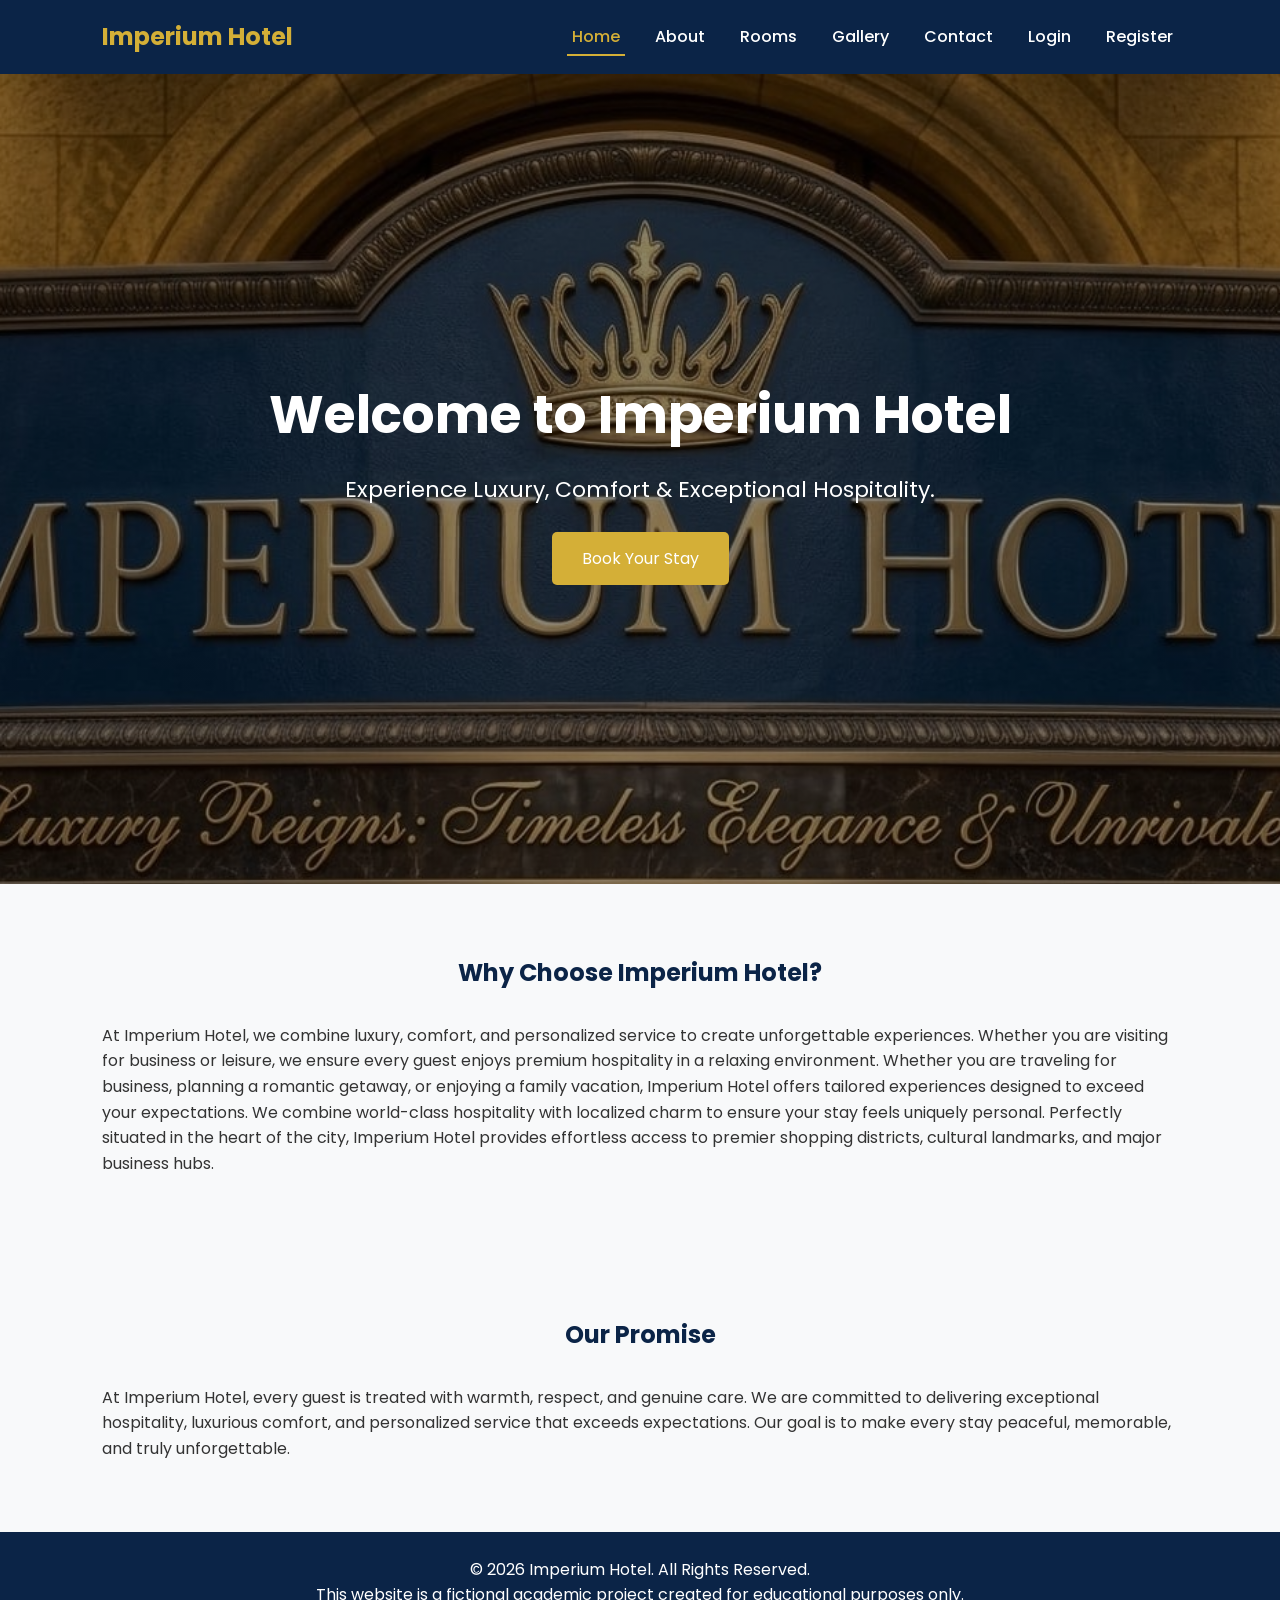
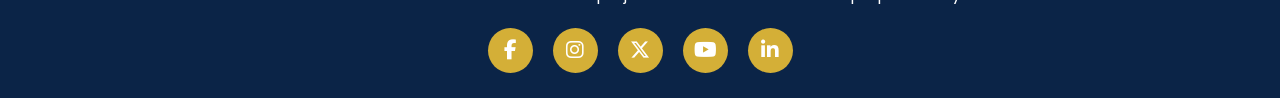
<file: index.html>
<!DOCTYPE html>
<html lang="en">

<head>
    <meta charset="UTF-8">
    <meta name="viewport" content="width=device-width, initial-scale=1.0">

    <title>Imperium Hotel | Luxury Hotel</title>

    <meta name="description" content="Experience luxury, comfort and world-class hospitality at Imperium Hotel.">
    <meta name="keywords" content="hotel, luxury hotel, rooms, booking, Imperium Hotel">

    <link rel="stylesheet" href="style.css">

    <!-- Font Awesome -->
    <link rel="stylesheet" href="https://cdnjs.cloudflare.com/ajax/libs/font-awesome/6.5.2/css/all.min.css">
</head>

<body>

<!-- Start of Tawk.to Script -->
<script type="text/javascript">
var Tawk_API=Tawk_API||{},Tawk_LoadStart=new Date();
(function(){
var s1=document.createElement("script"),s0=document.getElementsByTagName("script")[0];
s1.async=true;
s1.src='https://embed.tawk.to/6a47d733d339301d469eecc1/1jska19df';
s1.charset='UTF-8';
s1.setAttribute('crossorigin','*');
s0.parentNode.insertBefore(s1,s0);
})();
</script>
<!-- End of Tawk.to Script -->

<header>

<nav class="navbar">

<div class="logo">
<h2>Imperium Hotel</h2>
</div>

<ul class="nav-links">

<li><a href="index.html" class="active">Home</a></li>

<li><a href="about.html">About</a></li>

<li><a href="rooms.html">Rooms</a></li>

<li><a href="gallery.html">Gallery</a></li>

<li><a href="contact.html">Contact</a></li>

<li><a href="login.html">Login</a></li>

<li><a href="register.html">Register</a></li>

</ul>

</nav>

</header>

<!-- Hero Section -->

<section class="hero" id="home">

<div class="hero-content">

<h1>Welcome to Imperium Hotel</h1>

<p>
Experience Luxury, Comfort & Exceptional Hospitality.
</p>

<a href="contact.html" class="btn">
Book Your Stay
</a>

</div>

</section>

<!-- Why Choose -->

<section class="why-choose" id="about">

<h2>Why Choose Imperium Hotel?</h2>

<p>
At Imperium Hotel, we combine luxury, comfort, and personalized service to create unforgettable experiences. Whether you are visiting for business or leisure, we ensure every guest enjoys premium hospitality in a relaxing environment. Whether you are traveling for business, planning a romantic getaway, or enjoying a family vacation, Imperium Hotel offers tailored experiences designed to exceed your expectations. We combine world-class hospitality with localized charm to ensure your stay feels uniquely personal. Perfectly situated in the heart of the city, Imperium Hotel provides effortless access to premier shopping districts, cultural landmarks, and major business hubs.
</p>

</section>

<!-- Our Promise -->

<section class="promise">

<h2>Our Promise</h2>

<p>
At Imperium Hotel, every guest is treated with warmth, respect, and genuine care. We are committed to delivering exceptional hospitality, luxurious comfort, and personalized service that exceeds expectations. Our goal is to make every stay peaceful, memorable, and truly unforgettable.
</p>

</section>

<!-- Footer -->

<footer>

<p>© 2026 Imperium Hotel. All Rights Reserved.</p>

<p>
This website is a fictional academic project created for educational purposes only.
</p>

<div class="social-icons">

<a href="https://facebook.com" target="_blank">
<i class="fab fa-facebook-f"></i>
</a>

<a href="https://instagram.com" target="_blank">
<i class="fab fa-instagram"></i>
</a>

<a href="https://x.com" target="_blank">
<i class="fab fa-x-twitter"></i>
</a>

<a href="https://youtube.com" target="_blank">
<i class="fab fa-youtube"></i>
</a>

<a href="https://linkedin.com" target="_blank">
<i class="fab fa-linkedin-in"></i>
</a>

</div>

</footer>

<!-- JS FILE -->
<script src="script.js"></script>

</body>
</html>
</file>
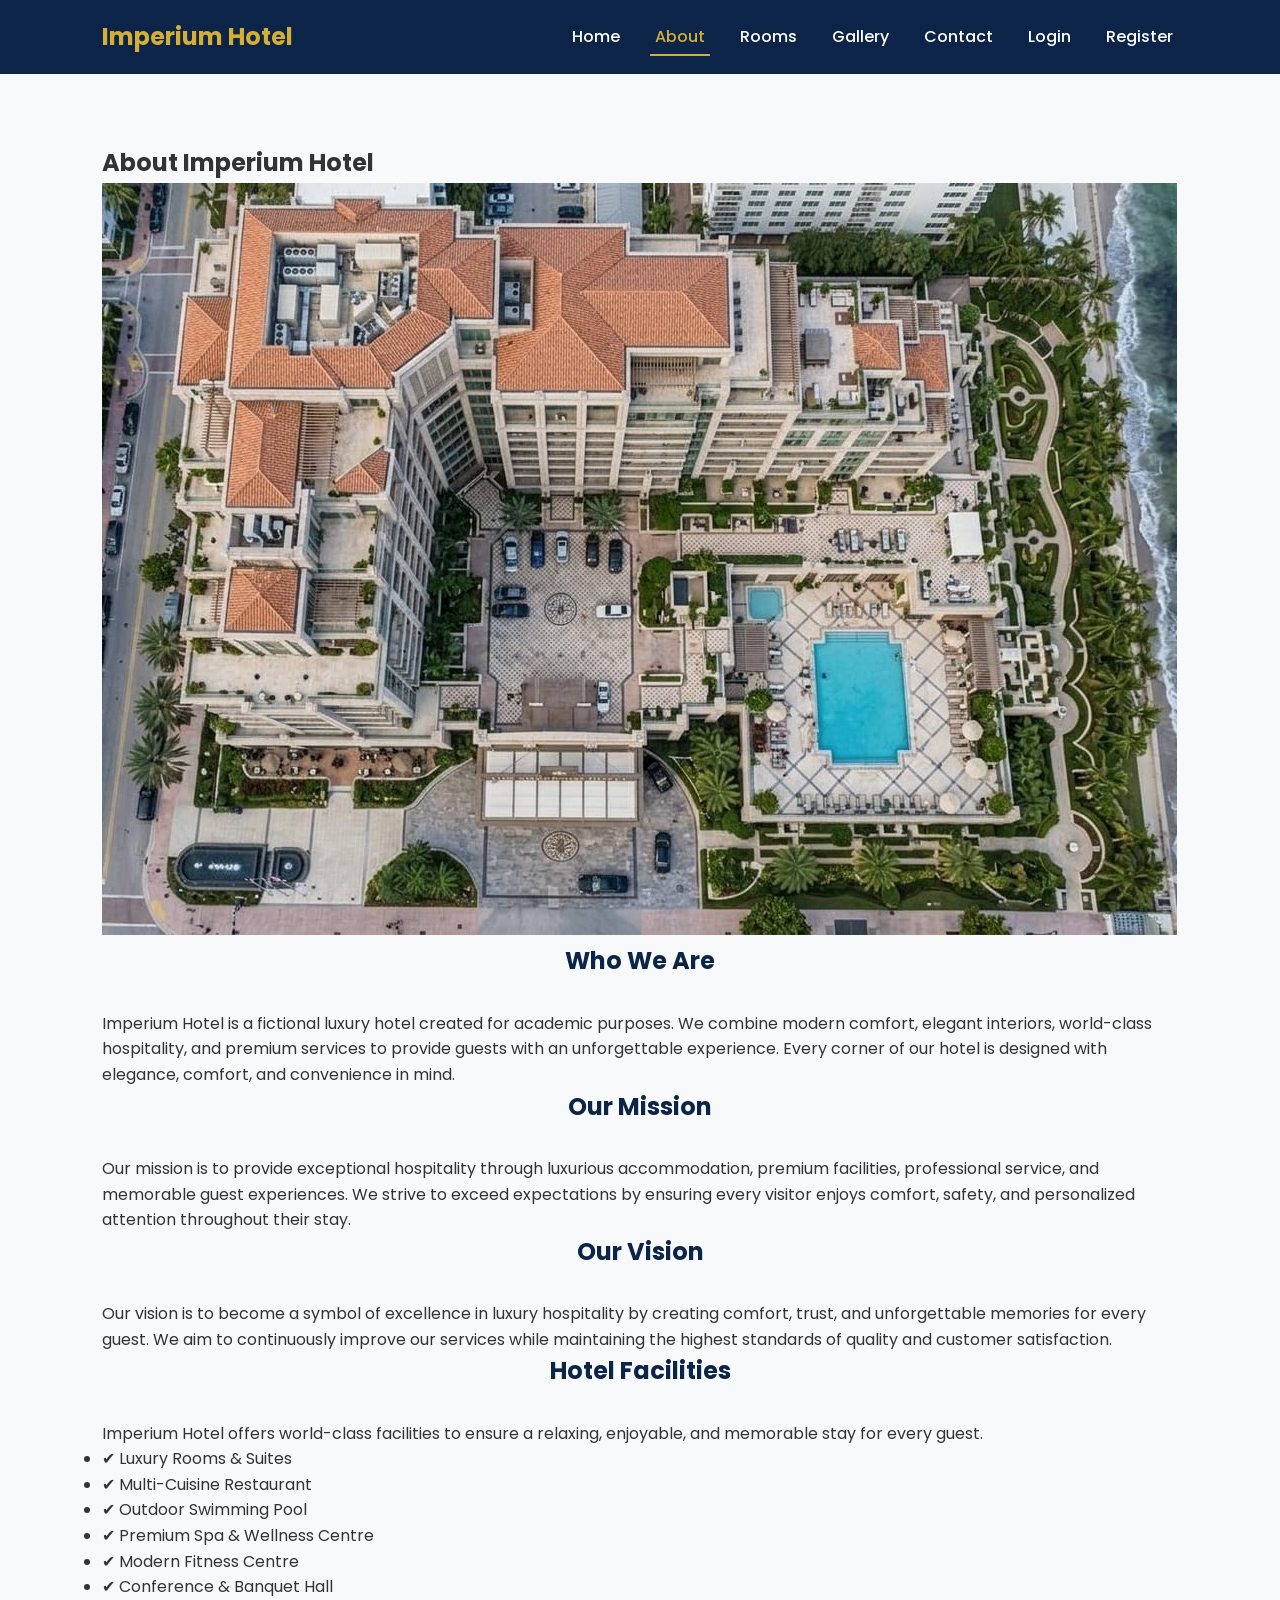
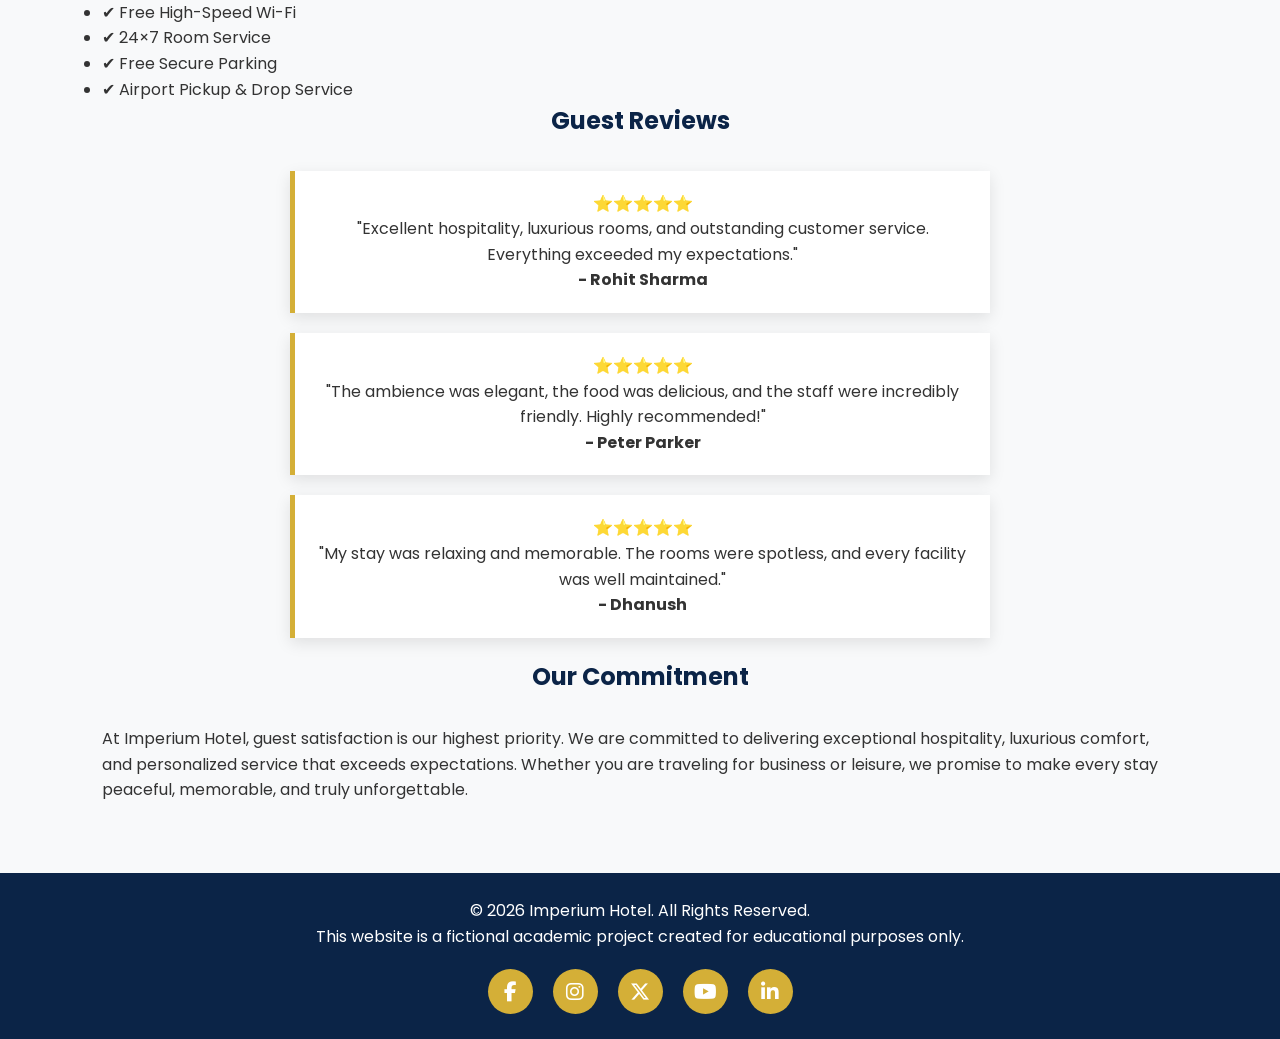
<file: about.html>
<!DOCTYPE html>
<html lang="en">

<head>
    <meta charset="UTF-8">
    <meta name="viewport" content="width=device-width, initial-scale=1.0">

    <title>About | Imperium Hotel</title>

    <meta name="description" content="Learn more about Imperium Hotel, our mission, vision, and commitment to exceptional hospitality.">
    <meta name="keywords" content="Imperium Hotel, About, Luxury Hotel">

    <link rel="stylesheet" href="style.css">

    <!-- Font Awesome -->
    <link rel="stylesheet"
    href="https://cdnjs.cloudflare.com/ajax/libs/font-awesome/6.5.2/css/all.min.css">
</head>

<body>

<!-- Start of Tawk.to Script -->
<script type="text/javascript">
var Tawk_API=Tawk_API||{},Tawk_LoadStart=new Date();
(function(){
var s1=document.createElement("script"),s0=document.getElementsByTagName("script")[0];
s1.async=true;
s1.src='https://embed.tawk.to/6a47d733d339301d469eecc1/1jska19df';
s1.charset='UTF-8';
s1.setAttribute('crossorigin','*');
s0.parentNode.insertBefore(s1,s0);
})();
</script>
<!-- End of Tawk.to Script -->

<header>

<nav class="navbar">

<div class="logo">
<h2>Imperium Hotel</h2>
</div>

<ul class="nav-links">
<li><a href="index.html">Home</a></li>
<li><a href="about.html" class="active">About</a></li>
<li><a href="rooms.html">Rooms</a></li>
<li><a href="gallery.html">Gallery</a></li>
<li><a href="contact.html">Contact</a></li>
<li><a href="login.html">Login</a></li>
<li><a href="register.html">Register</a></li>
</ul>

</nav>

</header>

<!-- About Section -->

<section class="about-page" id="about">

<div class="container">

<h1>About Imperium Hotel</h1>

<img src="images/about.jpeg"
alt="Imperium Hotel"
class="about-image">

<h2>Who We Are</h2>

<p>
Imperium Hotel is a fictional luxury hotel created for academic purposes. We combine modern comfort, elegant interiors, world-class hospitality, and premium services to provide guests with an unforgettable experience. Every corner of our hotel is designed with elegance, comfort, and convenience in mind.
</p>

<h2>Our Mission</h2>

<p>
Our mission is to provide exceptional hospitality through luxurious accommodation, premium facilities, professional service, and memorable guest experiences. We strive to exceed expectations by ensuring every visitor enjoys comfort, safety, and personalized attention throughout their stay.
</p>

<h2>Our Vision</h2>

<p>
Our vision is to become a symbol of excellence in luxury hospitality by creating comfort, trust, and unforgettable memories for every guest. We aim to continuously improve our services while maintaining the highest standards of quality and customer satisfaction.
</p>

<h2>Hotel Facilities</h2>

<p>
Imperium Hotel offers world-class facilities to ensure a relaxing, enjoyable, and memorable stay for every guest.
</p>

<ul>
<li>✔ Luxury Rooms & Suites</li>
<li>✔ Multi-Cuisine Restaurant</li>
<li>✔ Outdoor Swimming Pool</li>
<li>✔ Premium Spa & Wellness Centre</li>
<li>✔ Modern Fitness Centre</li>
<li>✔ Conference & Banquet Hall</li>
<li>✔ Free High-Speed Wi-Fi</li>
<li>✔ 24×7 Room Service</li>
<li>✔ Free Secure Parking</li>
<li>✔ Airport Pickup & Drop Service</li>
</ul>

<!-- Testimonials -->

<h2>Guest Reviews</h2>

<div class="testimonial">
<p>
⭐⭐⭐⭐⭐<br>
"Excellent hospitality, luxurious rooms, and outstanding customer service. Everything exceeded my expectations."
</p>
<h4>- Rohit Sharma</h4>
</div>

<div class="testimonial">
<p>
⭐⭐⭐⭐⭐<br>
"The ambience was elegant, the food was delicious, and the staff were incredibly friendly. Highly recommended!"
</p>
<h4>- Peter Parker</h4>
</div>

<div class="testimonial">
<p>
⭐⭐⭐⭐⭐<br>
"My stay was relaxing and memorable. The rooms were spotless, and every facility was well maintained."
</p>
<h4>- Dhanush</h4>
</div>

<!-- Commitment -->

<h2>Our Commitment</h2>

<p>
At Imperium Hotel, guest satisfaction is our highest priority. We are committed to delivering exceptional hospitality, luxurious comfort, and personalized service that exceeds expectations. Whether you are traveling for business or leisure, we promise to make every stay peaceful, memorable, and truly unforgettable.
</p>

</div>

</section>

<!-- Footer -->

<footer>

<p>© 2026 Imperium Hotel. All Rights Reserved.</p>

<p>
This website is a fictional academic project created for educational purposes only.
</p>

<div class="social-icons">

<a href="https://facebook.com" target="_blank">
<i class="fab fa-facebook-f"></i>
</a>

<a href="https://instagram.com" target="_blank">
<i class="fab fa-instagram"></i>
</a>

<a href="https://x.com" target="_blank">
<i class="fab fa-x-twitter"></i>
</a>

<a href="https://youtube.com" target="_blank">
<i class="fab fa-youtube"></i>
</a>

<a href="https://linkedin.com" target="_blank">
<i class="fab fa-linkedin-in"></i>
</a>

</div>

</footer>

<!-- JS -->
<script src="script.js"></script>

</body>
</html>
</file>
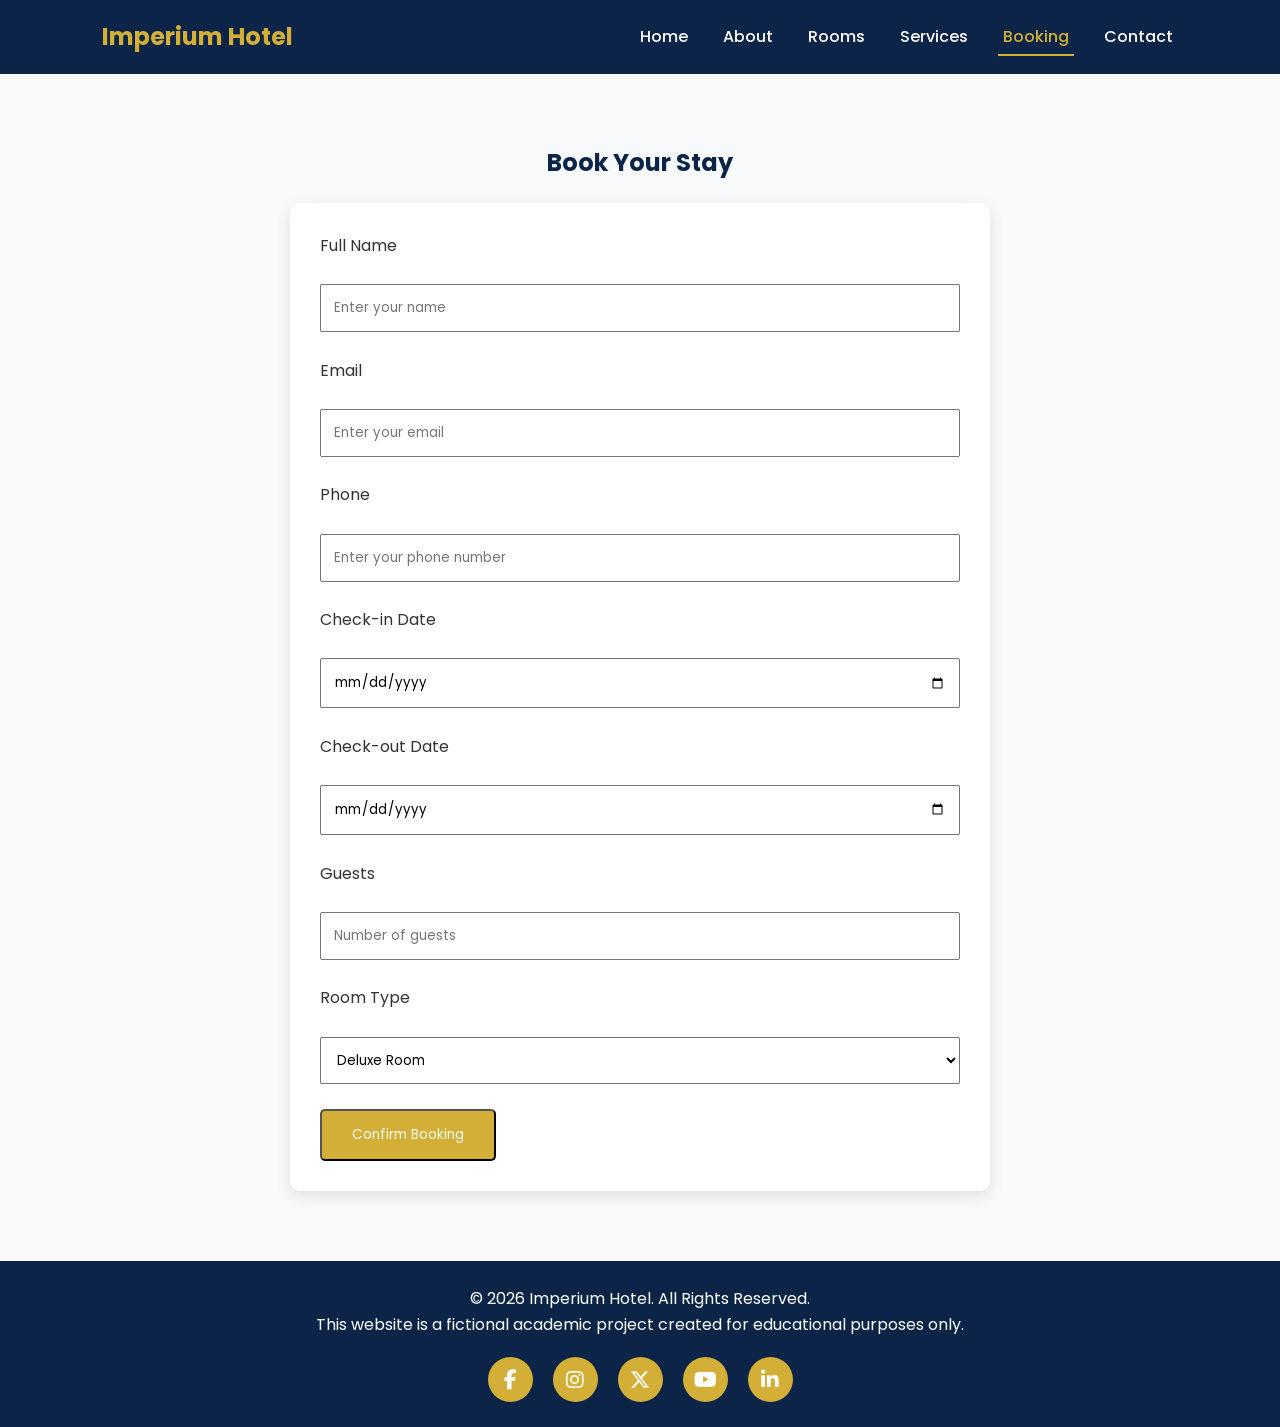
<file: booking.html>
<!DOCTYPE html>
<html lang="en">
<head>
<meta charset="UTF-8">
<meta name="viewport" content="width=device-width, initial-scale=1.0">

<title>Booking | Imperium Hotel</title>

<meta name="description" content="Book your stay at Imperium Hotel with ease and comfort.">
<meta name="keywords" content="Imperium Hotel, booking, hotel reservation">

<link rel="stylesheet" href="style.css">

<!-- Font Awesome -->
<link rel="stylesheet" href="https://cdnjs.cloudflare.com/ajax/libs/font-awesome/6.5.2/css/all.min.css">
</head>

<body>

<header>

<nav class="navbar">

<div class="logo">
<h2>Imperium Hotel</h2>
</div>

<ul class="nav-links">
<li><a href="index.html">Home</a></li>
<li><a href="about.html">About</a></li>
<li><a href="rooms.html">Rooms</a></li>
<li><a href="services.html">Services</a></li>
<li><a href="booking.html" class="active">Booking</a></li>
<li><a href="contact.html">Contact</a></li>
</ul>

</nav>

</header>

<!-- Booking Section -->

<section id="booking">

<h1 style="text-align:center;color:#0B2447;margin-bottom:20px;">
Book Your Stay
</h1>

<div style="max-width:700px;margin:auto;background:#fff;padding:30px;border-radius:10px;box-shadow:0 5px 15px rgba(0,0,0,.1);">

<!-- ✅ Added onsubmit validation -->
<form onsubmit="return validateForm()">

<label>Full Name</label><br><br>
<input type="text" id="name" placeholder="Enter your name" style="width:100%;padding:12px;"><br><br>

<label>Email</label><br><br>
<input type="email" id="email" placeholder="Enter your email" style="width:100%;padding:12px;"><br><br>

<label>Phone</label><br><br>
<input type="text" id="phone" placeholder="Enter your phone number" style="width:100%;padding:12px;"><br><br>

<label>Check-in Date</label><br><br>
<input type="date" style="width:100%;padding:12px;"><br><br>

<label>Check-out Date</label><br><br>
<input type="date" style="width:100%;padding:12px;"><br><br>

<label>Guests</label><br><br>
<input type="number" placeholder="Number of guests" style="width:100%;padding:12px;"><br><br>

<label>Room Type</label><br><br>
<select style="width:100%;padding:12px;">
<option>Deluxe Room</option>
<option>Executive Room</option>
<option>Family Suite</option>
<option>Presidential Suite</option>
</select>

<br><br>

<button class="btn" type="submit">Confirm Booking</button>

</form>

</div>

</section>

<!-- Footer -->

<footer>

<p>© 2026 Imperium Hotel. All Rights Reserved.</p>

<p>
This website is a fictional academic project created for educational purposes only.
</p>

<div class="social-icons">

<a href="https://facebook.com" target="_blank">
<i class="fab fa-facebook-f"></i>
</a>

<a href="https://instagram.com" target="_blank">
<i class="fab fa-instagram"></i>
</a>

<a href="https://x.com" target="_blank">
<i class="fab fa-x-twitter"></i>
</a>

<a href="https://youtube.com" target="_blank">
<i class="fab fa-youtube"></i>
</a>

<a href="https://linkedin.com" target="_blank">
<i class="fab fa-linkedin-in"></i>
</a>

</div>

</footer>

<!-- Tawk.to Chat -->
<script type="text/javascript">
var Tawk_API=Tawk_API||{}, Tawk_LoadStart=new Date();
(function(){
var s1=document.createElement("script"),s0=document.getElementsByTagName("script")[0];
s1.async=true;
s1.src='https://embed.tawk.to/6a47d733d339301d469eecc1/1jska19df';
s1.charset='UTF-8';
s1.setAttribute('crossorigin','*');
s0.parentNode.insertBefore(s1,s0);
})();
</script>

<!-- ✅ JS FILE (IMPORTANT) -->
<script src="script.js"></script>

</body>
</html>
</file>
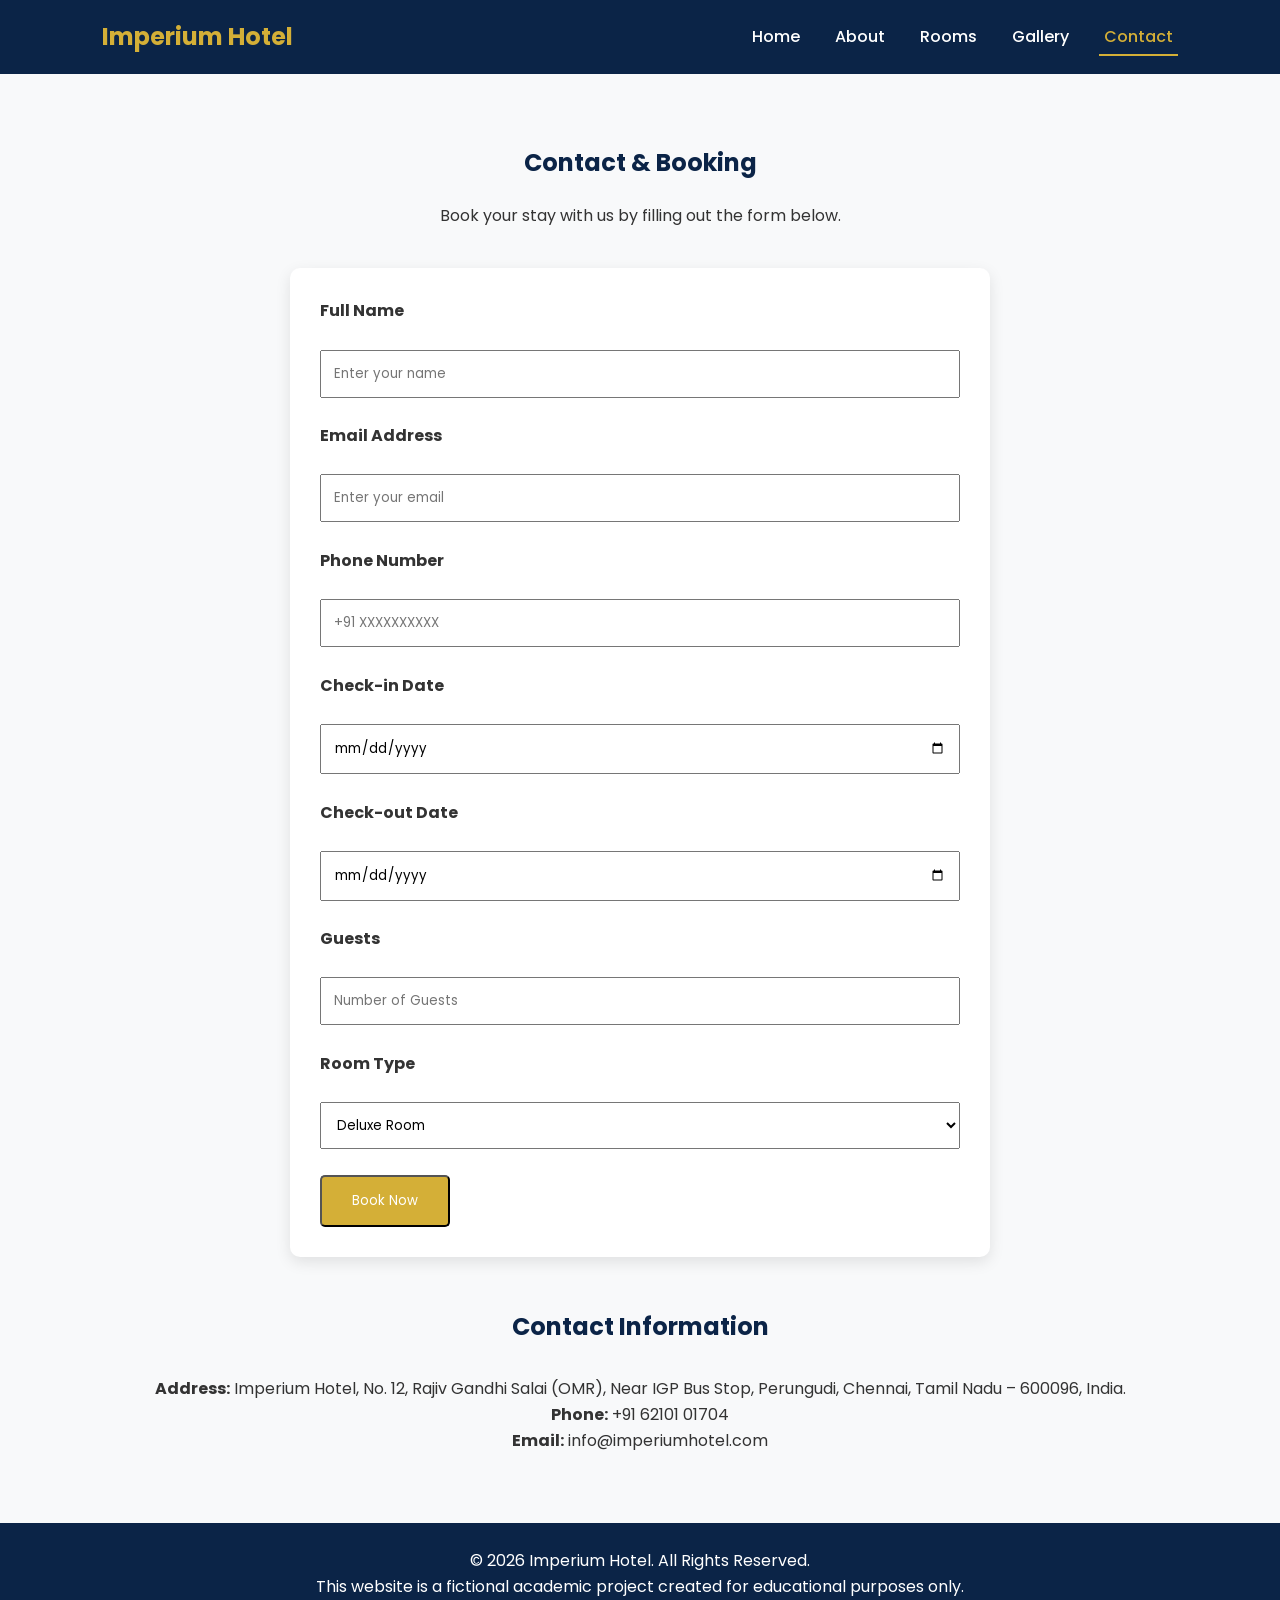
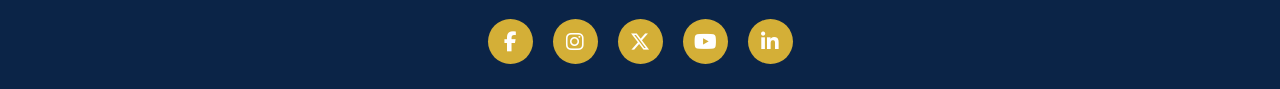
<file: contact.html>
<!DOCTYPE html>
<html lang="en">

<head>

<meta charset="UTF-8">
<meta name="viewport" content="width=device-width, initial-scale=1.0">

<title>Contact | Imperium Hotel</title>

<meta name="description" content="Contact Imperium Hotel or book your stay online.">
<meta name="keywords" content="Hotel Booking, Contact, Luxury Hotel, Imperium Hotel">

<link rel="stylesheet" href="style.css">

<!-- Font Awesome -->
<link rel="stylesheet" href="https://cdnjs.cloudflare.com/ajax/libs/font-awesome/6.5.2/css/all.min.css">

</head>

<body>

<!-- Tawk.to Chat -->
<script type="text/javascript">
var Tawk_API=Tawk_API||{}, Tawk_LoadStart=new Date();
(function(){
var s1=document.createElement("script"),s0=document.getElementsByTagName("script")[0];
s1.async=true;
s1.src='https://embed.tawk.to/6a47d733d339301d469eecc1/1jska19df';
s1.charset='UTF-8';
s1.setAttribute('crossorigin','*');
s0.parentNode.insertBefore(s1,s0);
})();
</script>

<header>

<nav class="navbar">

<div class="logo">
<h2>Imperium Hotel</h2>
</div>

<ul class="nav-links">

<li><a href="index.html">Home</a></li>
<li><a href="about.html">About</a></li>
<li><a href="rooms.html">Rooms</a></li>
<li><a href="gallery.html">Gallery</a></li>
<li><a href="contact.html" class="active">Contact</a></li>

</ul>

</nav>

</header>

<!-- Contact Section -->

<section id="contact">

<h1 style="text-align:center;color:#0B2447;margin-bottom:20px;">
Contact & Booking
</h1>

<p style="text-align:center;margin-bottom:40px;">
Book your stay with us by filling out the form below.
</p>

<div style="max-width:700px;margin:auto;background:#fff;padding:30px;border-radius:10px;box-shadow:0 5px 15px rgba(0,0,0,.1);">

<!-- ✅ Connected to JS validation -->
<form onsubmit="return validateForm();">

<label><strong>Full Name</strong></label><br><br>
<input type="text" id="name" placeholder="Enter your name"
style="width:100%;padding:12px;"><br><br>

<label><strong>Email Address</strong></label><br><br>
<input type="email" id="email"
placeholder="Enter your email"
style="width:100%;padding:12px;"><br><br>

<label><strong>Phone Number</strong></label><br><br>
<input type="text" id="phone"
placeholder="+91 XXXXXXXXXX"
style="width:100%;padding:12px;"><br><br>

<label><strong>Check-in Date</strong></label><br><br>
<input type="date"
style="width:100%;padding:12px;"><br><br>

<label><strong>Check-out Date</strong></label><br><br>
<input type="date"
style="width:100%;padding:12px;"><br><br>

<label><strong>Guests</strong></label><br><br>
<input type="number"
placeholder="Number of Guests"
style="width:100%;padding:12px;"><br><br>

<label><strong>Room Type</strong></label><br><br>
<select style="width:100%;padding:12px;">

<option>Deluxe Room</option>
<option>Executive Room</option>
<option>Family Suite</option>
<option>Presidential Suite</option>

</select>

<br><br>

<button class="btn" type="submit">
Book Now
</button>

</form>

</div>

<br><br>

<!-- Contact Info -->

<div style="text-align:center;">

<h2>Contact Information</h2>

<p><strong>Address:</strong> Imperium Hotel, No. 12, Rajiv Gandhi Salai (OMR), Near IGP Bus Stop, Perungudi, Chennai, Tamil Nadu – 600096, India.</p>

<p><strong>Phone:</strong> +91 62101 01704</p>

<p><strong>Email:</strong> info@imperiumhotel.com</p>

</div>

</section>

<!-- Footer -->

<footer>

<p>© 2026 Imperium Hotel. All Rights Reserved.</p>

<p>
This website is a fictional academic project created for educational purposes only.
</p>

<div class="social-icons">

<a href="https://facebook.com" target="_blank">
<i class="fab fa-facebook-f"></i>
</a>

<a href="https://instagram.com" target="_blank">
<i class="fab fa-instagram"></i>
</a>

<a href="https://x.com" target="_blank">
<i class="fab fa-x-twitter"></i>
</a>

<a href="https://youtube.com" target="_blank">
<i class="fab fa-youtube"></i>
</a>

<a href="https://linkedin.com" target="_blank">
<i class="fab fa-linkedin-in"></i>
</a>

</div>

</footer>

<!-- JS -->
<script src="script.js"></script>

</body>
</html>
</file>
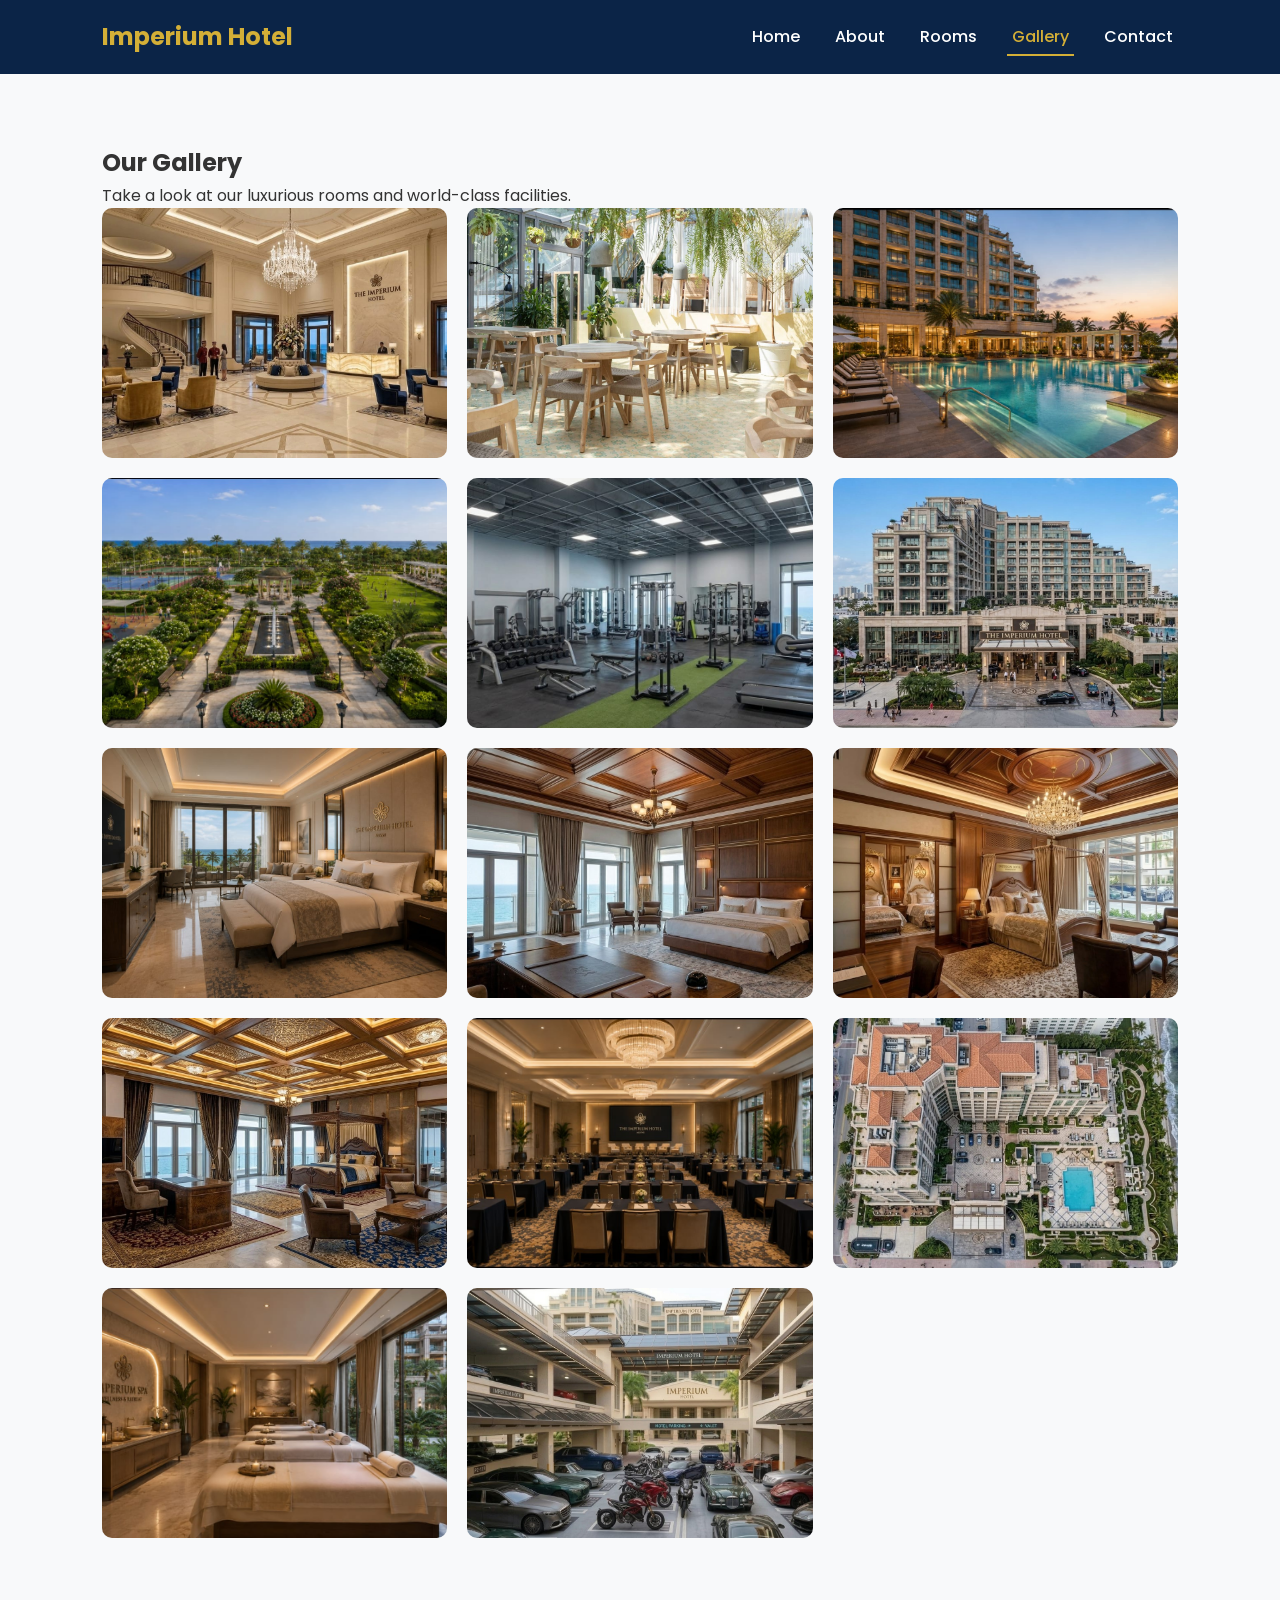
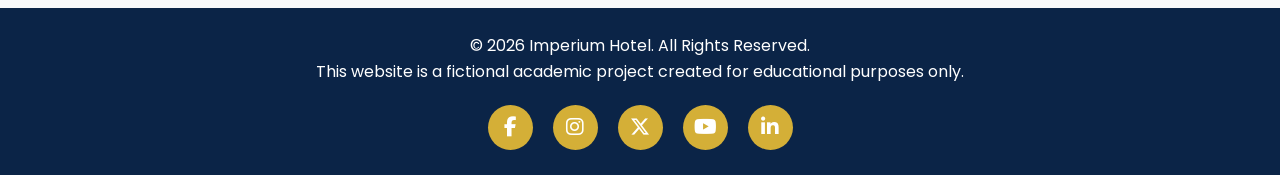
<file: gallery.html>
<!DOCTYPE html>
<html lang="en">

<head>

<meta charset="UTF-8">
<meta name="viewport" content="width=device-width, initial-scale=1.0">

<title>Gallery | Imperium Hotel</title>

<meta name="description" content="Explore the beautiful interiors and luxury facilities at Imperium Hotel.">
<meta name="keywords" content="Imperium Hotel, Gallery, Luxury Hotel">

<link rel="stylesheet" href="style.css">

<!-- Font Awesome -->
<link rel="stylesheet" href="https://cdnjs.cloudflare.com/ajax/libs/font-awesome/6.5.2/css/all.min.css">

</head>

<body>

<header>

<nav class="navbar">

<div class="logo">
<h2>Imperium Hotel</h2>
</div>

<ul class="nav-links">

<li><a href="index.html">Home</a></li>
<li><a href="about.html">About</a></li>
<li><a href="rooms.html">Rooms</a></li>
<li><a href="gallery.html" class="active">Gallery</a></li>
<li><a href="contact.html">Contact</a></li>

</ul>

</nav>

</header>

<!-- Gallery Section -->

<section class="gallery-section">

<h1>Our Gallery</h1>
<p>Take a look at our luxurious rooms and world-class facilities.</p>

<div class="gallery-container">

<!-- ✅ Added class for animation -->
<img src="images/lobby.jpeg" class="gallery-img" alt="Hotel Lobby">
<img src="images/restaurant.jpeg" class="gallery-img" alt="Restaurant">
<img src="images/swimming-pool.jpeg" class="gallery-img" alt="Swimming Pool">
<img src="images/garden.jpeg" class="gallery-img" alt="Garden">
<img src="images/gym.jpeg" class="gallery-img" alt="Gym">
<img src="images/exterior.jpeg" class="gallery-img" alt="Hotel Exterior">
<img src="images/deluxe-room.jpeg" class="gallery-img" alt="Deluxe Room">
<img src="images/executive-room.jpeg" class="gallery-img" alt="Executive Room">
<img src="images/family-suite.jpeg" class="gallery-img" alt="Family Suite">
<img src="images/presidential-suite.jpeg" class="gallery-img" alt="Presidential Suite">
<img src="images/conference-hall.jpeg" class="gallery-img" alt="Conference Hall">
<img src="images/about.jpeg" class="gallery-img" alt="Hotel Interior">
<img src="images/spa.jpeg" class="gallery-img" alt="Spa">
<img src="images/parking.jpeg" class="gallery-img" alt="Parking">

</div>

</section>

<!-- Footer -->

<footer>

<p>© 2026 Imperium Hotel. All Rights Reserved.</p>

<p>
This website is a fictional academic project created for educational purposes only.
</p>

<div class="social-icons">

<a href="https://facebook.com" target="_blank">
<i class="fab fa-facebook-f"></i>
</a>

<a href="https://instagram.com" target="_blank">
<i class="fab fa-instagram"></i>
</a>

<a href="https://x.com" target="_blank">
<i class="fab fa-x-twitter"></i>
</a>

<a href="https://youtube.com" target="_blank">
<i class="fab fa-youtube"></i>
</a>

<a href="https://linkedin.com" target="_blank">
<i class="fab fa-linkedin-in"></i>
</a>

</div>

</footer>

<!-- Tawk.to Chat -->
<script type="text/javascript">
var Tawk_API=Tawk_API||{}, Tawk_LoadStart=new Date();
(function(){
var s1=document.createElement("script"),s0=document.getElementsByTagName("script")[0];
s1.async=true;
s1.src='https://embed.tawk.to/6a47d733d339301d469eecc1/1jska19df';
s1.charset='UTF-8';
s1.setAttribute('crossorigin','*');
s0.parentNode.insertBefore(s1,s0);
})();
</script>

<!-- JS -->
<script src="script.js"></script>

</body>
</html>
</file>
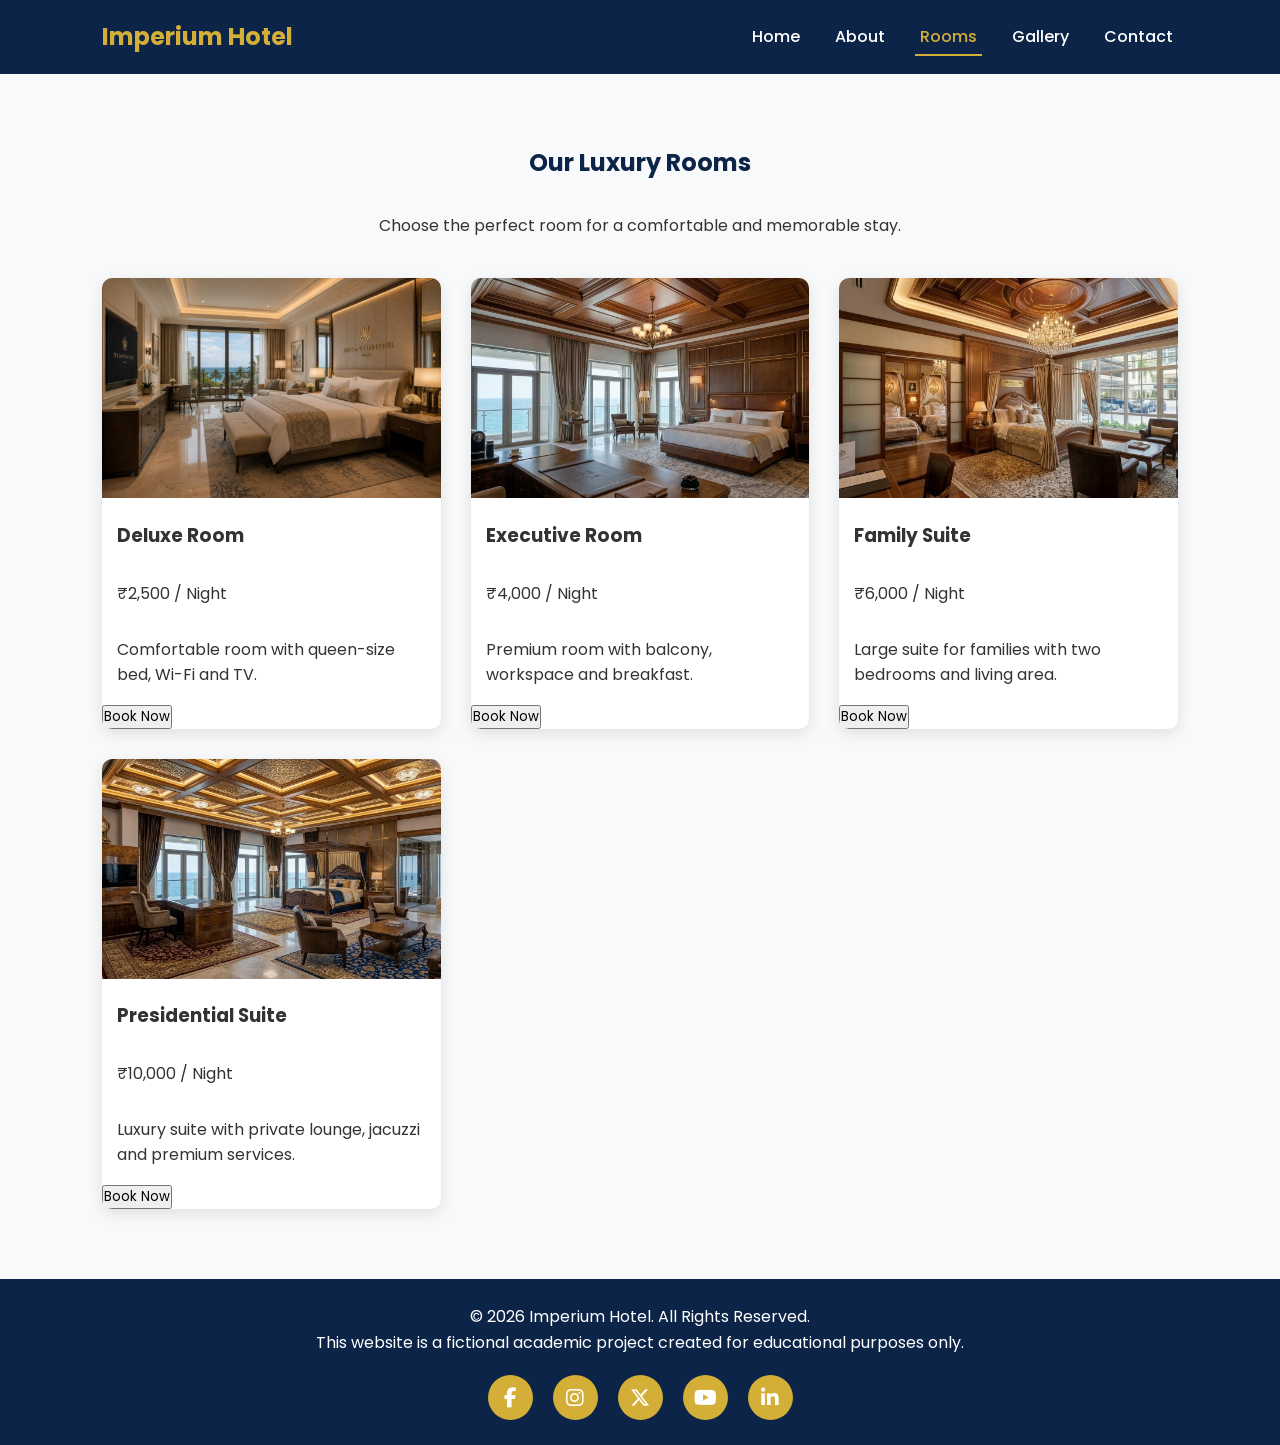
<file: rooms.html>
<!DOCTYPE html>
<html lang="en">

<head>

<meta charset="UTF-8">
<meta name="viewport" content="width=device-width, initial-scale=1.0">

<title>Rooms | Imperium Hotel</title>

<meta name="description" content="Explore luxury rooms at Imperium Hotel.">

<link rel="stylesheet" href="style.css">

<!-- Font Awesome -->
<link rel="stylesheet" href="https://cdnjs.cloudflare.com/ajax/libs/font-awesome/6.5.2/css/all.min.css">

</head>

<body>

<header>

<nav class="navbar">

<div class="logo">
<h2>Imperium Hotel</h2>
</div>

<ul class="nav-links">
<li><a href="index.html">Home</a></li>
<li><a href="about.html">About</a></li>
<li><a href="rooms.html" class="active">Rooms</a></li>
<li><a href="gallery.html">Gallery</a></li>
<li><a href="contact.html">Contact</a></li>
</ul>

</nav>

</header>

<!-- Rooms Section -->

<section class="rooms">

<h2>Our Luxury Rooms</h2>

<p style="text-align:center; margin-bottom:40px;">
Choose the perfect room for a comfortable and memorable stay.
</p>

<div class="room-container">

<!-- Card 1 -->
<div class="card">
<img src="images/deluxe-room.jpeg" class="room-img" alt="Deluxe Room">
<h3>Deluxe Room</h3>
<p class="price">₹2,500 / Night</p>
<p>Comfortable room with queen-size bed, Wi-Fi and TV.</p>
<button class="book-btn">Book Now</button>
</div>

<!-- Card 2 -->
<div class="card">
<img src="images/executive-room.jpeg" class="room-img" alt="Executive Room">
<h3>Executive Room</h3>
<p class="price">₹4,000 / Night</p>
<p>Premium room with balcony, workspace and breakfast.</p>
<button class="book-btn">Book Now</button>
</div>

<!-- Card 3 -->
<div class="card">
<img src="images/family-suite.jpeg" class="room-img" alt="Family Suite">
<h3>Family Suite</h3>
<p class="price">₹6,000 / Night</p>
<p>Large suite for families with two bedrooms and living area.</p>
<button class="book-btn">Book Now</button>
</div>

<!-- Card 4 -->
<div class="card">
<img src="images/presidential-suite.jpeg" class="room-img" alt="Presidential Suite">
<h3>Presidential Suite</h3>
<p class="price">₹10,000 / Night</p>
<p>Luxury suite with private lounge, jacuzzi and premium services.</p>
<button class="book-btn">Book Now</button>
</div>

</div>

</section>

<!-- Footer -->

<footer>

<p>© 2026 Imperium Hotel. All Rights Reserved.</p>

<p>
This website is a fictional academic project created for educational purposes only.
</p>

<div class="social-icons">

<a href="https://facebook.com" target="_blank">
<i class="fab fa-facebook-f"></i>
</a>

<a href="https://instagram.com" target="_blank">
<i class="fab fa-instagram"></i>
</a>

<a href="https://x.com" target="_blank">
<i class="fab fa-x-twitter"></i>
</a>

<a href="https://youtube.com" target="_blank">
<i class="fab fa-youtube"></i>
</a>

<a href="https://linkedin.com" target="_blank">
<i class="fab fa-linkedin-in"></i>
</a>

</div>

</footer>

<!-- Tawk Chat (fixed) -->
<script type="text/javascript">
var Tawk_API=Tawk_API||{}, Tawk_LoadStart=new Date();
(function(){
var s1=document.createElement("script"),s0=document.getElementsByTagName("script")[0];
s1.async=true;
s1.src='https://embed.tawk.to/6a47d733d339301d469eecc1/1jska19df';
s1.charset='UTF-8';
s1.setAttribute('crossorigin','*');
s0.parentNode.insertBefore(s1,s0);
})();
</script>

<!-- JS -->
<script src="script.js"></script>

</body>
</html>
</file>
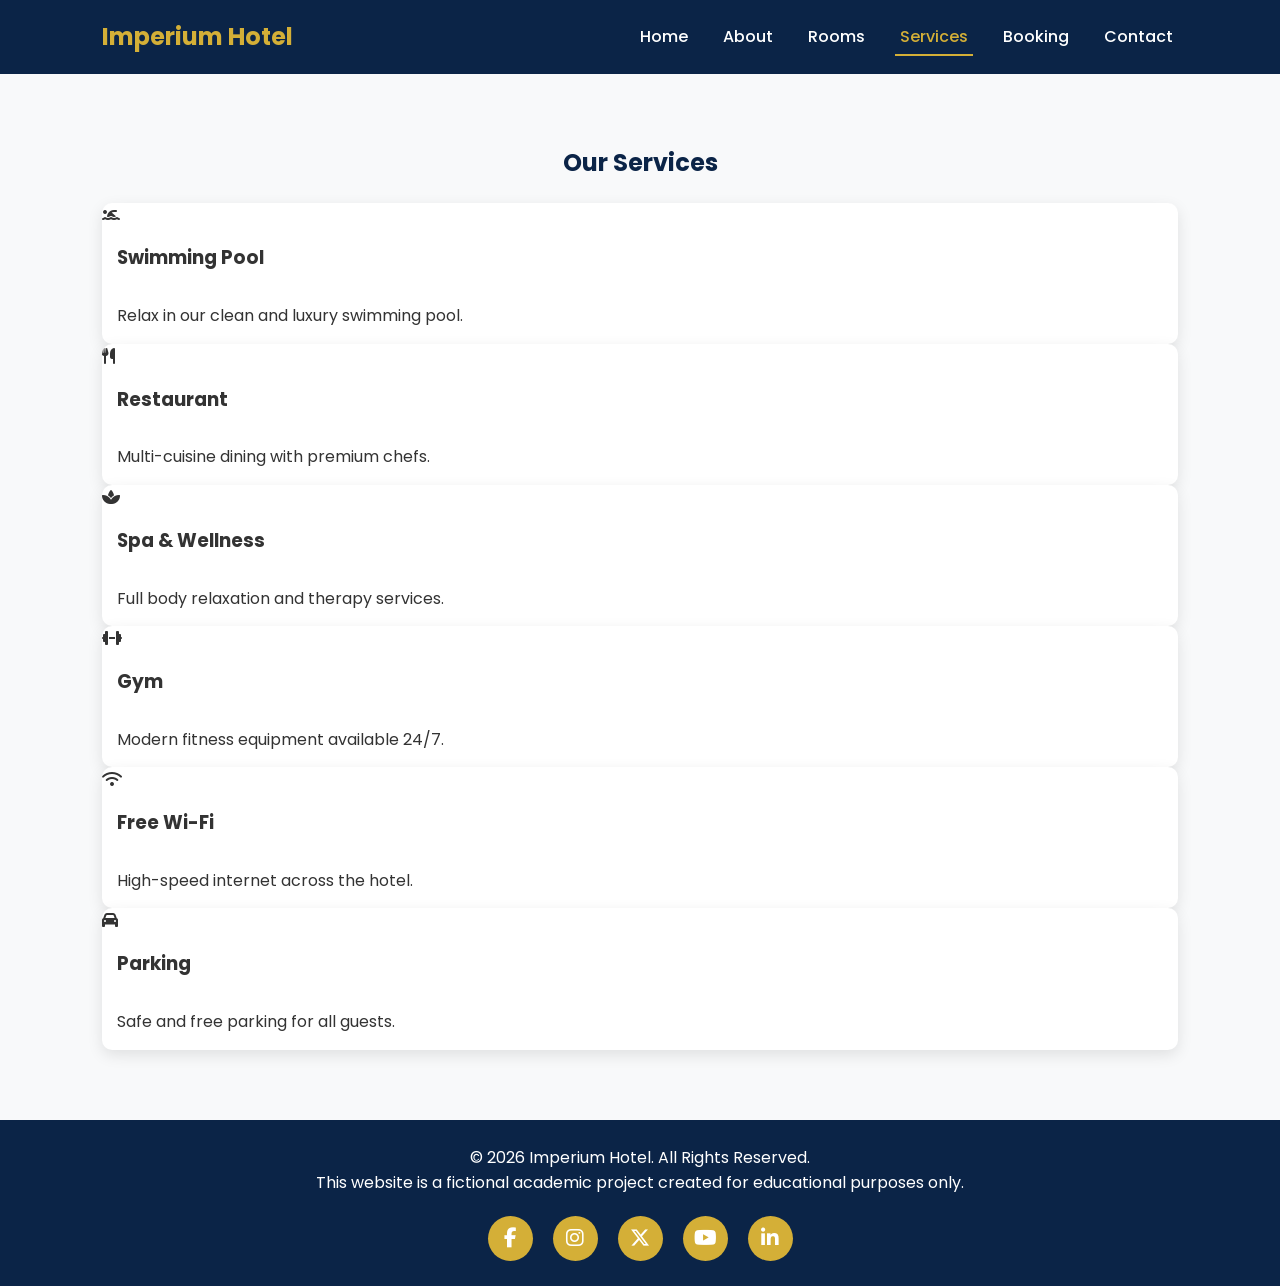
<file: services.html>
<!DOCTYPE html>
<html lang="en">

<head>

<meta charset="UTF-8">
<meta name="viewport" content="width=device-width, initial-scale=1.0">

<title>Services | Imperium Hotel</title>

<meta name="description" content="Explore premium services offered by Imperium Hotel.">
<meta name="keywords" content="Imperium Hotel, hotel services, luxury facilities">

<link rel="stylesheet" href="style.css">

<!-- Font Awesome -->
<link rel="stylesheet" href="https://cdnjs.cloudflare.com/ajax/libs/font-awesome/6.5.2/css/all.min.css">

</head>

<body>

<header>

<nav class="navbar">

<div class="logo">
<h2>Imperium Hotel</h2>
</div>

<ul class="nav-links">
<li><a href="index.html">Home</a></li>
<li><a href="about.html">About</a></li>
<li><a href="rooms.html">Rooms</a></li>
<li><a href="services.html" class="active">Services</a></li>
<li><a href="booking.html">Booking</a></li>
<li><a href="contact.html">Contact</a></li>
</ul>

</nav>

</header>

<!-- Services Section -->

<section class="services">

<h1 style="text-align:center;color:#0B2447;margin-bottom:20px;">
Our Services
</h1>

<div class="service-container">

<!-- Service 1 -->
<div class="card">
<i class="fas fa-swimmer service-icon"></i>
<h3>Swimming Pool</h3>
<p>Relax in our clean and luxury swimming pool.</p>
</div>

<!-- Service 2 -->
<div class="card">
<i class="fas fa-utensils service-icon"></i>
<h3>Restaurant</h3>
<p>Multi-cuisine dining with premium chefs.</p>
</div>

<!-- Service 3 -->
<div class="card">
<i class="fas fa-spa service-icon"></i>
<h3>Spa & Wellness</h3>
<p>Full body relaxation and therapy services.</p>
</div>

<!-- Service 4 -->
<div class="card">
<i class="fas fa-dumbbell service-icon"></i>
<h3>Gym</h3>
<p>Modern fitness equipment available 24/7.</p>
</div>

<!-- Service 5 -->
<div class="card">
<i class="fas fa-wifi service-icon"></i>
<h3>Free Wi-Fi</h3>
<p>High-speed internet across the hotel.</p>
</div>

<!-- Service 6 -->
<div class="card">
<i class="fas fa-car service-icon"></i>
<h3>Parking</h3>
<p>Safe and free parking for all guests.</p>
</div>

</div>

</section>

<!-- Footer -->

<footer>

<p>© 2026 Imperium Hotel. All Rights Reserved.</p>

<p>
This website is a fictional academic project created for educational purposes only.
</p>

<div class="social-icons">

<a href="https://facebook.com" target="_blank">
<i class="fab fa-facebook-f"></i>
</a>

<a href="https://instagram.com" target="_blank">
<i class="fab fa-instagram"></i>
</a>

<a href="https://x.com" target="_blank">
<i class="fab fa-x-twitter"></i>
</a>

<a href="https://youtube.com" target="_blank">
<i class="fab fa-youtube"></i>
</a>

<a href="https://linkedin.com" target="_blank">
<i class="fab fa-linkedin-in"></i>
</a>

</div>

</footer>

<!-- Tawk Chat (fixed) -->
<script type="text/javascript">
var Tawk_API=Tawk_API||{}, Tawk_LoadStart=new Date();
(function(){
var s1=document.createElement("script"),s0=document.getElementsByTagName("script")[0];
s1.async=true;
s1.src='https://embed.tawk.to/6a47d733d339301d469eecc1/1jska19df';
s1.charset='UTF-8';
s1.setAttribute('crossorigin','*');
s0.parentNode.insertBefore(s1,s0);
})();
</script>

<!-- JS -->
<script src="script.js"></script>

</body>
</html>
</file>
<file: style.css>
@import url('https://fonts.googleapis.com/css2?family=Poppins:wght@300;400;500;600;700&display=swap');

*{
    margin:0;
    padding:0;
    box-sizing:border-box;
    font-family:'Poppins',sans-serif;
}

html{
    scroll-behavior:smooth;
}

body{
    background:#f8f9fa;
    color:#333;
    line-height:1.6;
}

/* Navbar */

.navbar{
    background:#0B2447;
    color:#fff;
    display:flex;
    justify-content:space-between;
    align-items:center;
    padding:18px 8%;
    position:sticky;
    top:0;
    z-index:1000;
}

.logo h2{
    color:#D4AF37;
}

.nav-links{
    display:flex;
    list-style:none;
}

.nav-links li{
    margin-left:25px;
}

/* 🔥 UPDATED NAV LINKS */
.nav-links a{
    color:#fff;
    text-decoration:none;
    font-weight:500;
    position:relative;
    padding:8px 5px;
    transition:all 0.3s ease;
}

/* Underline animation */
.nav-links a::after{
    content:"";
    position:absolute;
    width:0%;
    height:2px;
    left:0;
    bottom:0;
    background:#D4AF37;
    transition:0.3s ease;
}

/* Hover */
.nav-links a:hover::after{
    width:100%;
}

.nav-links a:hover{
    color:#D4AF37;
    text-shadow:0 0 8px rgba(212,175,55,0.7);
}

/* Active (clicked link stays highlighted) */
.nav-links a.active{
    color:#D4AF37;
}

.nav-links a.active::after{
    width:100%;
}

/* Click press effect */
.nav-links a:active{
    transform:scale(0.9);
}

/* Hero Section */

.hero{
    width:100%;
    height:90vh;
    display:flex;
    justify-content:center;
    align-items:center;
    text-align:center;
    color:white;

    background-image:
        linear-gradient(rgba(0,0,0,0.45),rgba(0,0,0,0.45)),
        url("images/hero-banner.jpeg");

    background-size:cover;
    background-position:center;
    background-repeat:no-repeat;
}

.hero-content h1{
    font-size:52px;
    margin-bottom:15px;
}

.hero-content p{
    font-size:22px;
    margin-bottom:25px;
}

.btn{
    display:inline-block;
    background:#D4AF37;
    color:white;
    text-decoration:none;
    padding:14px 30px;
    border-radius:5px;
    transition:0.3s;
}

.btn:hover{
    background:#b38d25;
    transform:translateY(-3px);
}

/* Sections */

section{
    padding:70px 8%;
}

section h2{
    text-align:center;
    margin-bottom:30px;
    color:#0B2447;
}

/* About */

.about-preview{
    text-align:center;
    max-width:900px;
    margin:auto;
}

/* Rooms */

.room-container{
    display:grid;
    grid-template-columns:repeat(auto-fit,minmax(260px,1fr));
    gap:30px;
}

.card{
    background:#fff;
    border-radius:10px;
    overflow:hidden;
    box-shadow:0 5px 15px rgba(0,0,0,0.1);
    transition:0.3s;
}

.card:hover{
    transform:translateY(-8px);
}

.card img{
    width:100%;
    height:220px;
    object-fit:cover;
}

.card h3,
.card p{
    padding:15px;
}

/* Facilities */

.facility-list{
    display:grid;
    grid-template-columns:repeat(auto-fit,minmax(220px,1fr));
    gap:20px;
}

.facility-list div{
    background:#fff;
    padding:20px;
    border-radius:10px;
    text-align:center;
    box-shadow:0 5px 15px rgba(0,0,0,0.1);
    transition:0.3s;
}

.facility-list div:hover{
    transform:translateY(-5px);
}

/* Testimonials */

.testimonial{
    background:#fff;
    padding:20px;
    margin:20px auto;
    max-width:700px;
    border-left:5px solid #D4AF37;
    box-shadow:0 5px 15px rgba(0,0,0,0.1);
    text-align:center;
}

/* Gallery */

.gallery-container{
    display:grid;
    grid-template-columns:repeat(auto-fit,minmax(300px,1fr));
    gap:20px;
}

.gallery-container img{
    width:100%;
    height:250px;
    object-fit:cover;
    border-radius:10px;
    transition:0.3s;
}

.gallery-container img:hover{
    transform:scale(1.05);
}

/* Footer */

footer{
    background:#0B2447;
    color:white;
    text-align:center;
    padding:25px;
}

/* Responsive */

@media(max-width:768px){

.navbar{
    flex-direction:column;
}

.nav-links{
    flex-direction:column;
    margin-top:15px;
}

.nav-links li{
    margin:10px 0;
}

.hero-content h1{
    font-size:36px;
}

.hero-content p{
    font-size:18px;
}
}

/* Social Media Icons */

.social-icons{
    margin-top:20px;
    display:flex;
    justify-content:center;
    gap:20px;
}

.social-icons a{
    width:45px;
    height:45px;
    display:flex;
    align-items:center;
    justify-content:center;
    background:#D4AF37;
    color:#fff;
    border-radius:50%;
    font-size:20px;
    text-decoration:none;
    transition:0.3s ease;
}

.social-icons a:hover{
    background:#fff;
    color:#0B2447;
    transform:translateY(-5px) scale(1.1);
}
</file>
